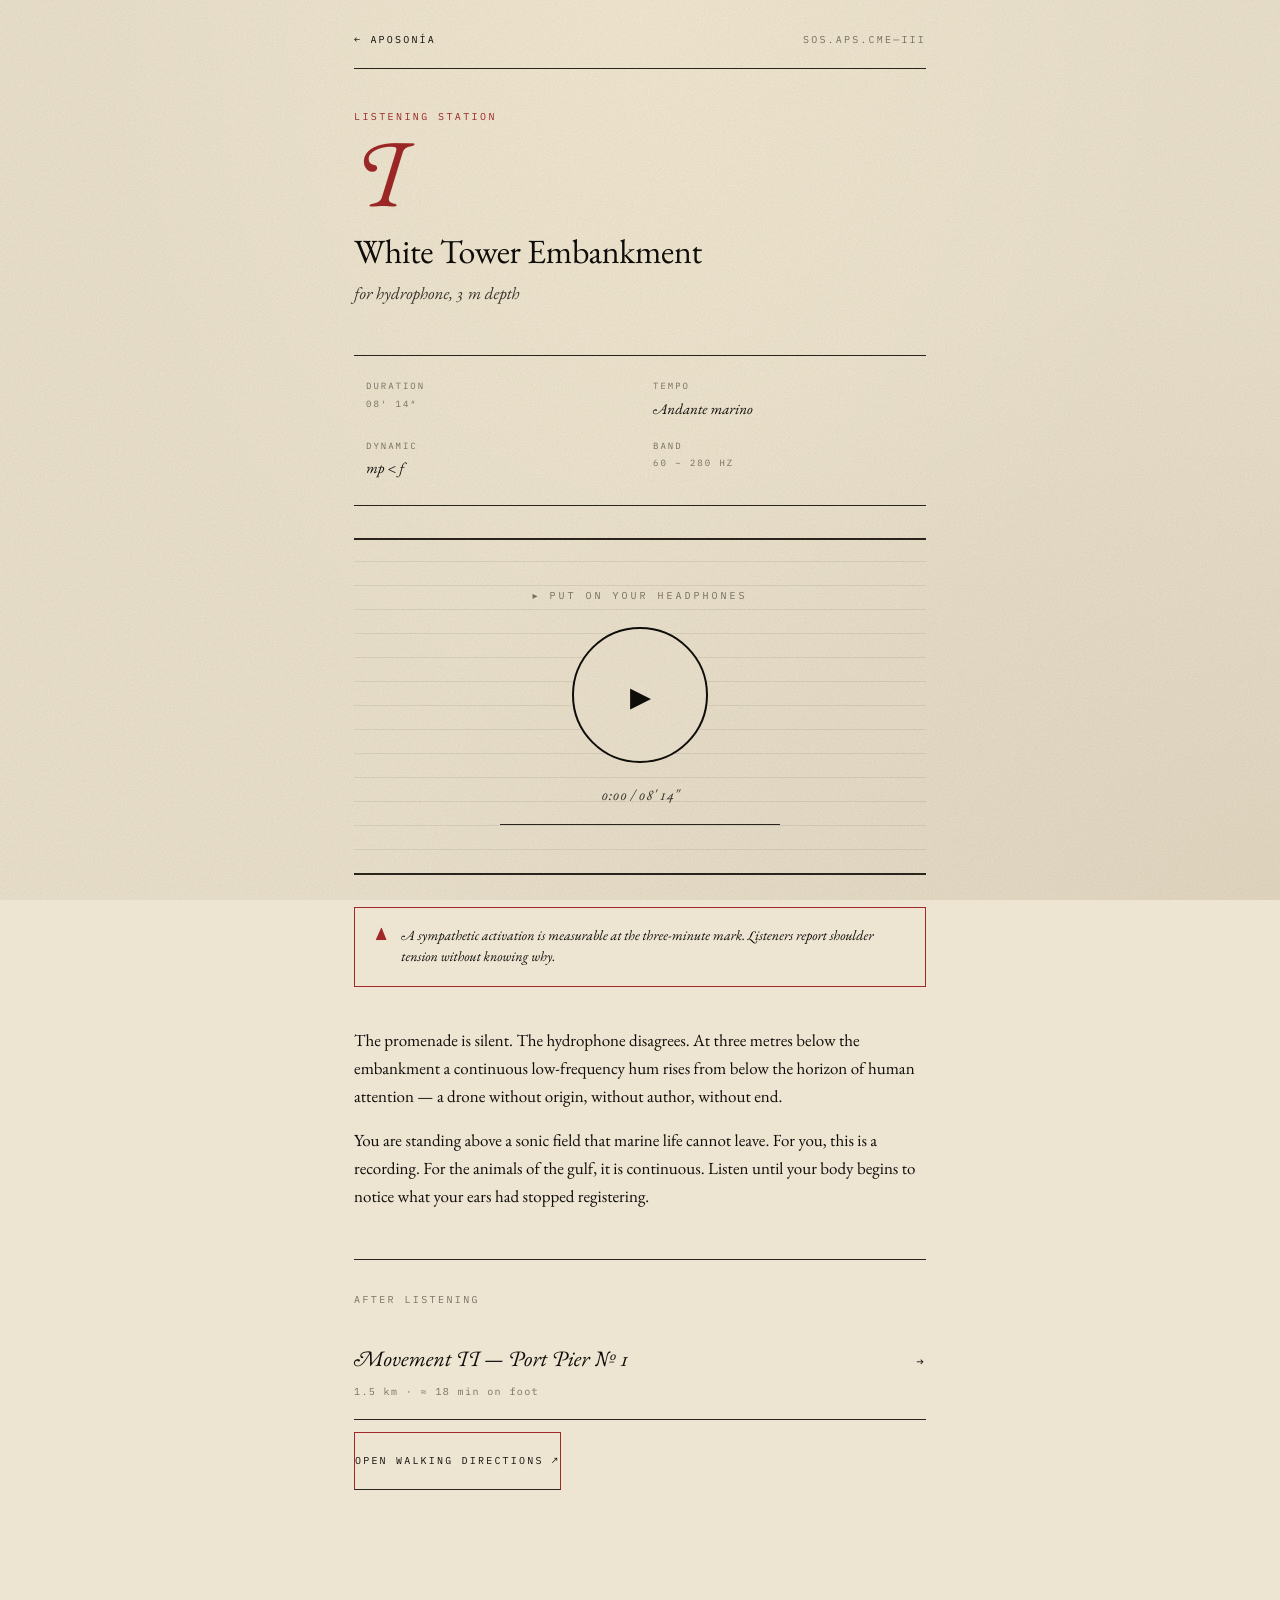
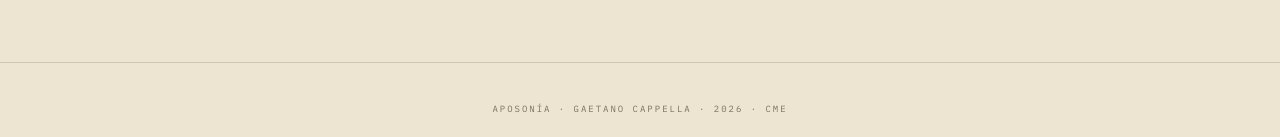
<file: station.html>
<!DOCTYPE html>
<html lang="en">
<head>
<meta charset="UTF-8" />
<meta name="viewport" content="width=device-width, initial-scale=1.0, maximum-scale=1" />
<title>APOSONÍA — Station</title>
<meta name="description" content="Aposonía listening station. Put on your headphones." />
<link rel="preconnect" href="https://fonts.googleapis.com" />
<link rel="preconnect" href="https://fonts.gstatic.com" crossorigin />
<link href="https://fonts.googleapis.com/css2?family=EB+Garamond:ital,wght@0,400;0,500;1,400&family=IBM+Plex+Mono:wght@300;400;500&display=swap" rel="stylesheet" />
<link rel="stylesheet" href="style.css" />
<style>
  /* ====== STATION PAGE — mobile-first, on-site listening ====== */
  body {
    min-height: 100vh;
    display: flex;
    flex-direction: column;
  }

  .station-page {
    flex: 1;
    max-width: 620px;
    width: 100%;
    margin: 0 auto;
    padding: 32px 24px 140px;
    position: relative;
  }

  /* Top bar */
  .station-bar {
    display: flex;
    justify-content: space-between;
    align-items: center;
    padding-bottom: 20px;
    border-bottom: 1px solid var(--rule);
    margin-bottom: 40px;
    font-family: var(--mono);
    font-size: 10px;
    letter-spacing: 0.22em;
    text-transform: uppercase;
    color: var(--ink-mute);
  }
  .station-bar a {
    color: var(--ink);
    text-decoration: none;
  }

  /* Masthead */
  .station-head {
    margin-bottom: 48px;
  }
  .station-head__opus {
    font-family: var(--mono);
    font-size: 10px;
    letter-spacing: 0.24em;
    text-transform: uppercase;
    color: var(--rubric);
    margin-bottom: 8px;
  }
  .station-head__mvt {
    font-family: var(--serif);
    font-style: italic;
    font-weight: 400;
    font-size: 96px;
    line-height: 0.85;
    color: var(--rubric);
    margin-bottom: 20px;
    letter-spacing: -0.02em;
  }
  .station-head__title {
    font-family: var(--serif);
    font-weight: 400;
    font-size: 34px;
    line-height: 1.1;
    letter-spacing: -0.01em;
    margin-bottom: 10px;
  }
  .station-head__instr {
    font-family: var(--serif);
    font-style: italic;
    font-size: 17px;
    color: var(--ink-soft);
  }

  /* Metrics row */
  .station-metrics {
    display: grid;
    grid-template-columns: 1fr 1fr;
    gap: 2px;
    margin: 32px 0;
    padding: 16px 0;
    border-top: 1px solid var(--rule);
    border-bottom: 1px solid var(--rule);
  }
  .station-metrics > div {
    padding: 8px 12px;
    font-family: var(--mono);
    font-size: 13px;
    color: var(--ink);
  }
  .station-metrics > div > span {
    display: block;
    font-size: 9px;
    letter-spacing: 0.22em;
    text-transform: uppercase;
    color: var(--ink-mute);
    margin-bottom: 4px;
  }
  .station-metrics em {
    font-family: var(--serif);
    font-style: italic;
    font-size: 15px;
  }

  /* Play section — big, touchable */
  .listen-now {
    text-align: center;
    padding: 48px 0;
    border-top: 2px solid var(--rule);
    border-bottom: 2px solid var(--rule);
    margin: 32px 0;
    background:
      repeating-linear-gradient(
        0deg,
        transparent 0 23px,
        var(--line-faint) 23px 24px
      );
  }
  .listen-now__cue {
    font-family: var(--mono);
    font-size: 10px;
    letter-spacing: 0.3em;
    text-transform: uppercase;
    color: var(--ink-mute);
    margin-bottom: 24px;
  }
  .play-btn {
    width: 136px;
    height: 136px;
    border-radius: 50%;
    background: var(--paper);
    border: 2px solid var(--ink);
    color: var(--ink);
    font-size: 42px;
    cursor: pointer;
    transition: all .3s ease;
    display: inline-flex;
    align-items: center;
    justify-content: center;
    position: relative;
    -webkit-tap-highlight-color: transparent;
  }
  .play-btn::before {
    content: '';
    position: absolute;
    inset: -10px;
    border-radius: 50%;
    border: 1px solid var(--rubric);
    opacity: 0;
    transform: scale(0.85);
    transition: all .4s ease;
  }
  .play-btn:hover,
  .play-btn:active {
    background: var(--ink);
    color: var(--paper);
  }
  .play-btn:hover::before,
  .play-btn:active::before {
    opacity: 0.6;
    transform: scale(1);
  }
  .play-btn.is-playing::before {
    opacity: 1;
    transform: scale(1);
    animation: ripple-in 2s linear infinite;
  }
  @keyframes ripple-in {
    0%   { transform: scale(0.85); opacity: 0.7; }
    100% { transform: scale(1.3);  opacity: 0;   }
  }

  .listen-now__dur {
    font-family: var(--serif);
    font-style: italic;
    font-size: 16px;
    color: var(--ink-soft);
    margin-top: 20px;
  }
  .listen-now__bar {
    max-width: 280px;
    height: 1px;
    background: var(--rule);
    margin: 16px auto 0;
    position: relative;
  }
  .listen-now__bar > div {
    position: absolute; inset: 0;
    width: 0;
    background: var(--rubric);
    transition: width .1s linear;
  }

  /* Text body */
  .station-text {
    margin: 40px 0;
  }
  .station-text p {
    font-size: 17px;
    line-height: 1.65;
    margin-bottom: 16px;
    color: var(--ink);
  }
  .station-text em {
    font-style: italic;
    color: var(--ink-soft);
  }

  /* Threshold warning box */
  .threshold {
    display: flex;
    gap: 14px;
    align-items: flex-start;
    padding: 18px 20px;
    border: 1px solid var(--rubric);
    margin: 32px 0;
    background: var(--paper);
  }
  .threshold__mark {
    color: var(--rubric);
    font-size: 18px;
    line-height: 1;
    flex-shrink: 0;
  }
  .threshold p {
    font-family: var(--serif);
    font-style: italic;
    font-size: 14px;
    line-height: 1.5;
    color: var(--ink);
    margin: 0;
  }

  /* Next station directions */
  .next-station {
    padding: 32px 0;
    border-top: 1px solid var(--rule);
    margin-top: 48px;
  }
  .next-station__cue {
    font-family: var(--mono);
    font-size: 10px;
    letter-spacing: 0.24em;
    text-transform: uppercase;
    color: var(--ink-mute);
    margin-bottom: 14px;
  }
  .next-station a {
    display: flex;
    justify-content: space-between;
    align-items: baseline;
    text-decoration: none;
    color: var(--ink);
    padding: 20px 0;
    border-bottom: 1px solid var(--rule);
  }
  .next-station__label {
    font-family: var(--serif);
    font-style: italic;
    font-size: 22px;
  }
  .next-station__arrow {
    font-family: var(--mono);
    font-size: 12px;
    letter-spacing: 0.2em;
  }
  .next-station__distance {
    font-family: var(--mono);
    font-size: 10px;
    letter-spacing: 0.14em;
    color: var(--ink-mute);
    margin-top: 8px;
    display: block;
  }
  .next-station__walk {
    display: block;
    margin-top: 12px;
    font-family: var(--mono);
    font-size: 10px;
    letter-spacing: 0.22em;
    text-transform: uppercase;
    color: var(--rubric);
    text-decoration: none;
    padding: 10px 14px;
    border: 1px solid var(--rubric);
    width: fit-content;
  }

  /* End state */
  .finis-station {
    text-align: center;
    padding: 40px 0;
    border-top: 1px solid var(--rule);
    margin-top: 40px;
  }
  .finis-station p {
    font-family: var(--serif);
    font-style: italic;
    font-size: 18px;
    color: var(--ink-soft);
    margin-bottom: 20px;
  }
  .finis-station a {
    font-family: var(--mono);
    font-size: 10px;
    letter-spacing: 0.24em;
    text-transform: uppercase;
    color: var(--ink);
    padding: 12px 18px;
    border: 1px solid var(--ink);
    text-decoration: none;
    display: inline-block;
  }
  .finis-station a:hover {
    background: var(--ink);
    color: var(--paper);
  }

  /* Footer mini */
  .station-foot {
    text-align: center;
    font-family: var(--mono);
    font-size: 9px;
    letter-spacing: 0.22em;
    text-transform: uppercase;
    color: var(--ink-mute);
    padding: 40px 24px 20px;
    border-top: 1px solid var(--line);
  }

  /* Make sure play button is always thumb-reachable */
  @media (max-width: 420px) {
    .station-head__mvt { font-size: 80px; }
    .station-head__title { font-size: 28px; }
    .play-btn { width: 116px; height: 116px; font-size: 36px; }
  }
</style>
</head>
<body>

<div class="paper" aria-hidden="true"></div>
<div class="deckle" aria-hidden="true"></div>

<main class="station-page">

  <nav class="station-bar">
    <a href="index.html">← aposonía</a>
    <span id="opus">SOS.APS.CME—III</span>
  </nav>

  <header class="station-head">
    <p class="station-head__opus">Listening station</p>
    <h1 class="station-head__mvt" id="mvtNum">I</h1>
    <h2 class="station-head__title" id="mvtTitle">—</h2>
    <p class="station-head__instr" id="mvtInstr">—</p>
  </header>

  <section class="station-metrics">
    <div><span>Duration</span><span id="mDur">—</span></div>
    <div><span>Tempo</span><em id="mTempo">—</em></div>
    <div><span>Dynamic</span><em id="mDyn">—</em></div>
    <div><span>Band</span><span id="mBand">—</span></div>
  </section>

  <section class="listen-now">
    <p class="listen-now__cue">▸ put on your headphones</p>
    <button class="play-btn" id="playBtn" aria-label="Play recording">▸</button>
    <p class="listen-now__dur"><span id="curTime">0:00</span> / <span id="duration" class="station-dur">—</span></p>
    <div class="listen-now__bar"><div id="progress"></div></div>
  </section>

  <section class="threshold" id="threshold" hidden>
    <span class="threshold__mark">▲</span>
    <p id="thresholdText">Threshold marker within this movement.</p>
  </section>

  <section class="station-text" id="stationText"></section>

  <section class="next-station" id="nextStation">
    <p class="next-station__cue">After listening</p>
    <a id="nextLink" href="#">
      <span>
        <span class="next-station__label" id="nextLabel">Next movement</span>
        <span class="next-station__distance" id="nextDist"></span>
      </span>
      <span class="next-station__arrow">→</span>
    </a>
    <a id="walkLink" class="next-station__walk" target="_blank" rel="noopener">open walking directions ↗</a>
  </section>

  <section class="finis-station" id="finisStation" hidden>
    <p>— end of composition —</p>
    <a href="index.html">return to the score</a>
  </section>

</main>

<footer class="station-foot">
  APOSONÍA · Gaetano Cappella · 2026 · CME
</footer>

<audio id="audio" preload="none"></audio>

<script>
/* ============================================================
   STATION PAGE — mobile-first on-site listening
   ============================================================ */

const MVTS = [
  { n: 1, name: "White Tower Embankment", instr: "for hydrophone, 3 m depth",
    dur: "08′ 14″", durSec: 494, tempo: "Andante marino", dyn: "mp < f", band: "60 – 280 Hz",
    coord: [40.6264, 22.9486],
    threshold: "A sympathetic activation is measurable at the three-minute mark. Listeners report shoulder tension without knowing why.",
    text: [
      "The promenade is silent. The hydrophone disagrees. At three metres below the embankment a continuous low-frequency hum rises from below the horizon of human attention — a drone without origin, without author, without end.",
      "You are standing above a sonic field that marine life cannot leave. For you, this is a recording. For the animals of the gulf, it is continuous. Listen until your body begins to notice what your ears had stopped registering."
    ],
    audio: ""
  },
  { n: 2, name: "Port Pier № 1", instr: "for hydrophone, hull contact",
    dur: "11′ 02″", durSec: 662, tempo: "Pesante", dyn: "f < ff < fff", band: "20 – 180 Hz",
    coord: [40.6358, 22.9361],
    threshold: "Sympathetic activation is immediate. If the sensation becomes distressing, remove the headphones.",
    text: [
      "Propellers. Hull resonance. The harmonics of commerce, written in low frequencies that travel through water for kilometres without losing force. No break. No silence. No release.",
      "Your body will try to identify a direction the sound is coming from. It cannot. Underwater, the sound is the water. This is the marine animal's condition."
    ],
    audio: ""
  },
  { n: 3, name: "Nea Paralia, beneath the umbrellas", instr: "for hydrophone and open water",
    dur: "07′ 48″", durSec: 468, tempo: "Rubato", dyn: "mp ↔ f", band: "80 – 3200 Hz",
    coord: [40.6201, 22.9531],
    threshold: null,
    text: [
      "Between the city and the sea a negotiation: wave motion, shore currents, the distant vibration of construction, two outboards. A counterpoint without resolution.",
      "This is the movement that teaches listening. The ear begins to learn the difference between wind and motor, between swell and hull."
    ],
    audio: ""
  },
  { n: 4, name: "Kalamaria coast", instr: "for hydrophone, sand–rock floor",
    dur: "09′ 28″", durSec: 568, tempo: "Respirato", dyn: "p < mp", band: "120 – 6000 Hz",
    coord: [40.5835, 22.9543],
    threshold: null,
    text: [
      "The anthropogenic pressure recedes. In its absence the biological begins to speak: crustacean clicks, fish vocalisations, the snap of shrimp, the unhurried geometry of the undisturbed.",
      "A parasympathetic response typically appears here. The body releases what it did not know it was holding."
    ],
    audio: ""
  },
  { n: 5, name: "Axios Delta — the reference", instr: "for hydrophone, wetland water",
    dur: "12′ 44″", durSec: 764, tempo: "Sospeso", dyn: "ppp — p", band: "200 – 9000 Hz",
    coord: [40.4860, 22.8430],
    threshold: null,
    text: [
      "The gulf, away from the gulf. The Axios Delta — Natura 2000, Ramsar — gives a reading of what the whole body of water might have sounded like before the hum.",
      "It is neither nostalgic nor utopian. It is simply, briefly, audible. What the water still holds, for whoever still knows how to hear it."
    ],
    audio: ""
  }
];

const roman = ['', 'I', 'II', 'III', 'IV', 'V'];

// Parse ?n= from URL
const params = new URLSearchParams(location.search);
const n = Math.max(1, Math.min(5, Number(params.get('n') || '1')));
const m = MVTS[n - 1];
const nextM = MVTS[n]; // undefined if last

// Populate
document.getElementById('mvtNum').textContent = roman[m.n];
document.getElementById('mvtTitle').textContent = m.name;
document.getElementById('mvtInstr').textContent = m.instr;
document.getElementById('mDur').textContent = m.dur;
document.getElementById('mTempo').textContent = m.tempo;
document.getElementById('mDyn').textContent = m.dyn;
document.getElementById('mBand').textContent = m.band;
document.getElementById('duration').textContent = m.dur;

// Body text
const textEl = document.getElementById('stationText');
m.text.forEach(p => {
  const pe = document.createElement('p');
  pe.textContent = p;
  textEl.appendChild(pe);
});

// Threshold box
if (m.threshold) {
  document.getElementById('threshold').hidden = false;
  document.getElementById('thresholdText').textContent = m.threshold;
}

// Next station or finis
if (nextM) {
  document.getElementById('nextLabel').textContent =
    `Movement ${roman[nextM.n]} — ${nextM.name}`;

  // Rough distance (haversine)
  const d = haversine(m.coord, nextM.coord);
  const dist = d < 1 ? `${Math.round(d * 1000)} m` : `${d.toFixed(1)} km`;
  const walkMin = Math.round(d * 12); // ~12 min/km walking
  document.getElementById('nextDist').textContent = `${dist} · ≈ ${walkMin} min on foot`;

  document.getElementById('nextLink').href = `station.html?n=${nextM.n}`;

  // Walking directions via Google Maps
  const walkUrl = `https://www.google.com/maps/dir/?api=1&origin=${m.coord[0]},${m.coord[1]}&destination=${nextM.coord[0]},${nextM.coord[1]}&travelmode=walking`;
  document.getElementById('walkLink').href = walkUrl;
} else {
  document.getElementById('nextStation').hidden = true;
  document.getElementById('finisStation').hidden = false;
}

// Title page
document.title = `APOSONÍA — Station ${roman[m.n]}: ${m.name}`;

function haversine(a, b) {
  const R = 6371;
  const toRad = v => v * Math.PI / 180;
  const dLat = toRad(b[0] - a[0]);
  const dLon = toRad(b[1] - a[1]);
  const lat1 = toRad(a[0]), lat2 = toRad(b[0]);
  const h = Math.sin(dLat/2)**2 + Math.cos(lat1) * Math.cos(lat2) * Math.sin(dLon/2)**2;
  return 2 * R * Math.asin(Math.sqrt(h));
}

/* ====== Audio (with demo fallback) ====== */
const audio = document.getElementById('audio');
const playBtn = document.getElementById('playBtn');
const progress = document.getElementById('progress');
const curTime = document.getElementById('curTime');

let demoPlaying = false;
let demoTimer = null;
let demoProg = 0;

if (m.audio) {
  audio.src = m.audio;
}

playBtn.addEventListener('click', () => {
  if (audio.src) {
    if (audio.paused) {
      audio.play();
      playBtn.textContent = '❚❚';
      playBtn.classList.add('is-playing');
    } else {
      audio.pause();
      playBtn.textContent = '▸';
      playBtn.classList.remove('is-playing');
    }
  } else {
    // demo mode
    demoPlaying = !demoPlaying;
    if (demoPlaying) {
      playBtn.textContent = '❚❚';
      playBtn.classList.add('is-playing');
      demoTimer = setInterval(() => {
        demoProg += 1;
        const pct = Math.min(100, (demoProg / m.durSec) * 100);
        progress.style.width = pct + '%';
        const mm = Math.floor(demoProg / 60);
        const ss = (demoProg % 60).toString().padStart(2, '0');
        curTime.textContent = `${mm}:${ss}`;
        if (demoProg >= m.durSec) {
          clearInterval(demoTimer);
          demoPlaying = false;
          playBtn.textContent = '▸';
          playBtn.classList.remove('is-playing');
        }
      }, 1000);
    } else {
      playBtn.textContent = '▸';
      playBtn.classList.remove('is-playing');
      clearInterval(demoTimer);
    }
  }
});

audio.addEventListener('timeupdate', () => {
  if (audio.duration) {
    progress.style.width = (audio.currentTime / audio.duration * 100) + '%';
    const mm = Math.floor(audio.currentTime / 60);
    const ss = Math.floor(audio.currentTime % 60).toString().padStart(2, '0');
    curTime.textContent = `${mm}:${ss}`;
  }
});

audio.addEventListener('ended', () => {
  playBtn.textContent = '▸';
  playBtn.classList.remove('is-playing');
});
</script>

</body>
</html>
</file>
<file: style.css>
/* ============================================================
   APOSONÍA — a graphic score, after Cage
   typesetting rules for a digital paper document
   ============================================================ */

:root {
  --paper:        #ede4d1;   /* warm off-white, slightly yellowed */
  --paper-deep:   #e5dbc4;
  --ink:          #0f0d0a;   /* not black — ink, cold charcoal */
  --ink-soft:     #3a352c;
  --ink-mute:     #7a7264;
  --ink-faint:    #a49a88;
  --rule:         #2a251d;
  --rubric:       #a02828;   /* printer's red — annotation only */
  --line:         rgba(15, 13, 10, 0.14);
  --line-faint:   rgba(15, 13, 10, 0.08);

  --serif: 'EB Garamond', 'Times New Roman', serif;
  --mono:  'IBM Plex Mono', ui-monospace, monospace;

  --gutter: clamp(24px, 6vw, 80px);
  --max:    920px;      /* page width, not viewport — it's a document */
  --max-wide: 1080px;
}

* { margin: 0; padding: 0; box-sizing: border-box; }

html { scroll-behavior: smooth; }

body {
  background: var(--paper);
  color: var(--ink);
  font-family: var(--serif);
  font-size: 19px;
  line-height: 1.55;
  font-feature-settings: "liga", "kern", "onum", "swsh";
  -webkit-font-smoothing: antialiased;
  text-rendering: geometricPrecision;
}

::selection { background: var(--ink); color: var(--paper); }

/* --- PAPER + DECKLE (fixed layers) --- */
.paper {
  position: fixed; inset: 0;
  pointer-events: none; z-index: -2;
  background:
    radial-gradient(ellipse at top, rgba(255,245,220,0.4), transparent 60%),
    radial-gradient(ellipse at bottom right, rgba(120,90,50,0.07), transparent 50%),
    var(--paper);
}
.deckle {
  position: fixed; inset: 0;
  pointer-events: none; z-index: 9999;
  opacity: .35; mix-blend-mode: multiply;
  background-image: url("data:image/svg+xml;utf8,<svg xmlns='http://www.w3.org/2000/svg' width='300' height='300'><filter id='n'><feTurbulence type='fractalNoise' baseFrequency='0.75' numOctaves='3' stitchTiles='stitch'/><feColorMatrix values='0 0 0 0 0.4  0 0 0 0 0.34  0 0 0 0 0.24  0 0 0 0.6 0'/></filter><rect width='300' height='300' filter='url(%23n)'/></svg>");
}

/* --- GENERIC PAGE CONTAINER --- */
.front, .instructions, .field, .score, .colophon {
  max-width: var(--max);
  margin: 0 auto;
  padding: 0 var(--gutter);
}
.field { max-width: var(--max-wide); }

.mvt {
  max-width: var(--max);
  margin: 0 auto;
  padding: 0 var(--gutter);
}

/* ============================================================
   FRONTISPIECE
   ============================================================ */
.front {
  min-height: 100vh;
  display: grid;
  grid-template-rows: auto 1fr auto;
  padding-top: 48px;
  padding-bottom: 48px;
  position: relative;
}
.front::before,
.front::after {
  content: '';
  position: absolute;
  left: var(--gutter); right: var(--gutter);
  height: 1px;
  background: var(--rule);
}
.front::before { top: 38px; box-shadow: 0 3px 0 var(--rule); }
.front::after  { bottom: 38px; box-shadow: 0 -3px 0 var(--rule); }

.front__top {
  display: flex; justify-content: space-between;
  font-family: var(--mono);
  font-size: 11px;
  letter-spacing: 0.16em;
  text-transform: uppercase;
  color: var(--ink-soft);
  padding-top: 32px;
}
.front__stamp { display: flex; gap: 18px; }
.front__stamp > span { position: relative; }
.front__stamp > span + span::before {
  content: '·';
  position: absolute; left: -12px;
}

.front__center {
  align-self: center;
  text-align: center;
  padding: 60px 0;
}

.front__genre {
  font-family: var(--mono);
  font-size: 11px;
  letter-spacing: 0.3em;
  text-transform: uppercase;
  color: var(--ink-mute);
  margin-bottom: 44px;
}

.front__title {
  font-family: var(--serif);
  font-weight: 400;
  font-size: clamp(80px, 18vw, 240px);
  line-height: 0.85;
  letter-spacing: -0.04em;
  margin-bottom: 36px;
  /* slight ink imperfection */
  text-shadow: 0.5px 0.5px 0 rgba(15, 13, 10, 0.04);
}

.front__sub {
  font-family: var(--serif);
  font-style: italic;
  font-size: clamp(18px, 2.2vw, 24px);
  line-height: 1.4;
  color: var(--ink-soft);
  margin-bottom: 80px;
  letter-spacing: 0.005em;
}

.front__meta {
  display: inline-grid;
  grid-template-columns: auto 1fr;
  gap: 6px 28px;
  text-align: left;
  font-family: var(--mono);
  font-size: 11px;
  letter-spacing: 0.14em;
  text-transform: uppercase;
  color: var(--ink-soft);
  padding-top: 28px;
  border-top: 1px solid var(--rule);
  max-width: 520px;
  margin: 0 auto;
}
.front__meta > div {
  display: contents;
}
.front__meta > div > span {
  color: var(--ink-mute);
  padding-right: 24px;
  text-align: right;
}
.front__meta > div {
  display: grid;
  grid-template-columns: subgrid;
  grid-column: span 2;
}

.front__bottom {
  display: flex;
  justify-content: space-between;
  align-items: flex-end;
  padding-bottom: 32px;
}
.front__epigraph {
  font-family: var(--serif);
  font-style: italic;
  font-size: 17px;
  line-height: 1.55;
  color: var(--ink-soft);
  max-width: 40ch;
}
.front__epigraph em {
  color: var(--ink);
  font-style: italic;
}
.front__cue {
  font-family: var(--mono);
  font-size: 10px;
  letter-spacing: 0.22em;
  text-transform: uppercase;
  color: var(--ink-mute);
  animation: drift 2.8s ease-in-out infinite;
}
@keyframes drift {
  0%, 100% { transform: translateY(0); opacity: 1; }
  50% { transform: translateY(4px); opacity: .5; }
}

/* ============================================================
   SECTION HEAD (shared)
   ============================================================ */
.sect-head {
  padding: 140px 0 56px;
  border-top: 1px solid var(--rule);
  display: grid;
  grid-template-columns: 80px 1fr;
  column-gap: 32px;
  row-gap: 12px;
  margin-top: 40px;
}
.sect-num {
  font-family: var(--mono);
  font-size: 13px;
  letter-spacing: 0.2em;
  text-transform: uppercase;
  color: var(--rubric);
  padding-top: 14px;
  font-weight: 400;
}
.sect-head h2 {
  font-family: var(--serif);
  font-style: italic;
  font-weight: 400;
  font-size: clamp(38px, 5.5vw, 68px);
  line-height: 1;
  letter-spacing: -0.015em;
  color: var(--ink);
}
.sect-desc {
  grid-column: 2;
  font-family: var(--serif);
  font-size: 17px;
  font-style: italic;
  color: var(--ink-soft);
  max-width: 60ch;
  line-height: 1.55;
}

/* ============================================================
   INSTRUCTIONS (§ 0)
   ============================================================ */
.notes {
  list-style: none;
  max-width: 68ch;
  margin-bottom: 80px;
  counter-reset: none;
}
.notes li {
  display: grid;
  grid-template-columns: 60px 1fr;
  gap: 24px;
  padding: 20px 0;
  border-bottom: 1px solid var(--line);
}
.notes li:last-child { border-bottom: none; }
.notes__n {
  font-family: var(--serif);
  font-style: italic;
  font-size: 22px;
  color: var(--ink-soft);
  padding-top: 2px;
}
.notes p {
  font-size: 18px;
  line-height: 1.6;
  color: var(--ink);
}
.notes em {
  font-style: italic;
  color: var(--ink);
}

.dynamics {
  display: flex;
  align-items: center;
  gap: 20px;
  padding: 28px 0;
  border-top: 1px double var(--rule);
  border-bottom: 1px double var(--rule);
  margin-bottom: 80px;
}
.dyn {
  font-family: var(--serif);
  font-style: italic;
  font-weight: 500;
  font-size: 24px;
  color: var(--ink);
  letter-spacing: 0.02em;
}
.dyn-key {
  font-family: var(--mono);
  font-size: 10px;
  letter-spacing: 0.2em;
  text-transform: uppercase;
  color: var(--ink-mute);
  margin-left: auto;
}

.redline {
  color: var(--rubric);
  font-size: 0.85em;
  margin-right: 2px;
}

/* ============================================================
   THE FIELD — Plate I (Cage star-chart)
   ============================================================ */
.plate {
  margin: 0;
  padding-bottom: 100px;
  position: relative;
}
.plate__cap {
  font-family: var(--serif);
  font-style: italic;
  font-size: 14px;
  color: var(--ink-mute);
  text-align: center;
  margin-bottom: 24px;
}
#fieldchart {
  display: block;
  width: 100%;
  height: auto;
  aspect-ratio: 1000 / 560;
  background: transparent;
  border: 1px solid var(--rule);
  border-width: 1px 0;
}
.plate__axes {
  display: flex;
  justify-content: space-between;
  padding: 16px 0 0;
  font-family: var(--mono);
  font-size: 10px;
  letter-spacing: 0.18em;
  text-transform: uppercase;
  color: var(--ink-mute);
}

/* ============================================================
   PLATE II — THE SITE MAP (Leaflet restyled as nautical chart)
   ============================================================ */
.plate--site {
  padding-bottom: 60px;
}

.sitewrap {
  position: relative;
  background: var(--paper-deep);
  border: 1px solid var(--rule);
  border-width: 1px 0;
  height: 600px;
  overflow: hidden;
}

#sitemap {
  position: absolute;
  inset: 0;
  width: 100%;
  height: 100%;
  background: var(--paper-deep);
}

#sitemap .leaflet-tile-pane {
  /* Softer filter so map stays visible while keeping nautical tone */
  filter:
    sepia(0.5)
    hue-rotate(-10deg)
    saturate(0.7)
    contrast(1.15)
    brightness(0.96);
  mix-blend-mode: multiply;
  opacity: 0.85;
}

/* Chart corners (nautical chart crosshairs) */
.corner {
  position: absolute;
  width: 18px; height: 18px;
  border: 1.5px solid var(--ink);
  z-index: 500;
  pointer-events: none;
}
.corner.tl { top: 10px; left: 10px; border-right: 0; border-bottom: 0; }
.corner.tr { top: 10px; right: 10px; border-left: 0; border-bottom: 0; }
.corner.bl { bottom: 10px; left: 10px; border-right: 0; border-top: 0; }
.corner.br { bottom: 10px; right: 10px; border-left: 0; border-top: 0; }

/* Compass rose */
.compass {
  position: absolute;
  top: 28px; right: 28px;
  width: 60px; height: 60px;
  color: var(--ink);
  z-index: 600;
  pointer-events: none;
  opacity: 0.85;
  background: var(--paper);
  border-radius: 50%;
  box-shadow: 0 0 0 1px var(--ink);
}

/* Scale bar */
.scalebar {
  position: absolute;
  bottom: 28px; left: 28px;
  z-index: 600;
  background: var(--paper);
  padding: 6px 10px;
  border: 1px solid var(--ink);
  pointer-events: none;
}
.scalebar__line {
  width: 80px;
  height: 6px;
  background:
    linear-gradient(to right, var(--ink) 50%, transparent 50%),
    var(--paper);
  border: 1px solid var(--ink);
  margin-bottom: 3px;
}
.scalebar__labels {
  display: flex;
  justify-content: space-between;
  font-family: var(--mono);
  font-size: 9px;
  letter-spacing: 0.1em;
  color: var(--ink);
}

/* Leaflet tile rendering — aggressive restyle */
.leaflet-container {
  background: var(--paper-deep) !important;
  font-family: var(--mono) !important;
  outline: none;
}
.leaflet-tile {
  /* Tile filter is applied at pane level for consistency */
}
.leaflet-container a.leaflet-popup-close-button { color: var(--ink) !important; }
.leaflet-control-attribution {
  background: rgba(237, 228, 209, 0.85) !important;
  color: var(--ink-mute) !important;
  font-family: var(--mono) !important;
  font-size: 9px !important;
  letter-spacing: 0.08em;
  padding: 2px 8px !important;
  border: 1px solid var(--rule);
  border-right: 0; border-bottom: 0;
}
.leaflet-control-attribution a { color: var(--ink-soft) !important; text-decoration: underline; }
.leaflet-control-zoom {
  border: 1px solid var(--ink) !important;
  box-shadow: none !important;
  margin: 28px !important;
}
.leaflet-control-zoom a {
  background: var(--paper) !important;
  color: var(--ink) !important;
  border: none !important;
  border-bottom: 1px solid var(--ink) !important;
  font-family: var(--serif) !important;
  font-size: 18px !important;
  line-height: 28px !important;
  width: 28px !important; height: 28px !important;
}
.leaflet-control-zoom a:last-child { border-bottom: none !important; }
.leaflet-control-zoom a:hover {
  background: var(--ink) !important;
  color: var(--paper) !important;
}

/* Custom station markers — notation on a chart */
.station-mark {
  width: 34px; height: 34px;
  border-radius: 50%;
  background: var(--paper);
  border: 1.5px solid var(--ink);
  display: flex;
  align-items: center;
  justify-content: center;
  font-family: var(--serif);
  font-style: italic;
  font-size: 15px;
  color: var(--ink);
  font-weight: 500;
  cursor: pointer;
  transition: all .3s ease;
  position: relative;
}
.station-mark::before {
  content: '';
  position: absolute;
  inset: -6px;
  border: 1px solid var(--rubric);
  border-radius: 50%;
  opacity: 0;
  transform: scale(0.7);
  transition: all .3s ease;
}
.station-mark:hover {
  background: var(--ink);
  color: var(--paper);
}
.station-mark:hover::before {
  opacity: 1;
  transform: scale(1);
}

/* Leaflet popup as a hand-annotated label */
.leaflet-popup-content-wrapper {
  background: var(--paper) !important;
  color: var(--ink) !important;
  border: 1px solid var(--ink) !important;
  border-radius: 0 !important;
  box-shadow: 3px 3px 0 rgba(15, 13, 10, 0.12) !important;
  padding: 0 !important;
}
.leaflet-popup-content {
  margin: 14px 18px !important;
  font-family: var(--serif) !important;
  font-size: 14px !important;
  line-height: 1.4 !important;
  color: var(--ink) !important;
}
.leaflet-popup-content .pop-n {
  display: block;
  font-family: var(--mono);
  font-size: 10px;
  letter-spacing: 0.2em;
  text-transform: uppercase;
  color: var(--rubric);
  margin-bottom: 4px;
}
.leaflet-popup-content .pop-t {
  font-family: var(--serif);
  font-style: italic;
  font-size: 16px;
  margin-bottom: 8px;
  display: block;
}
.leaflet-popup-content .pop-go {
  display: inline-block;
  margin-top: 6px;
  font-family: var(--mono);
  font-size: 10px;
  letter-spacing: 0.18em;
  text-transform: uppercase;
  color: var(--ink);
  border-bottom: 1px solid var(--ink);
  padding-bottom: 2px;
}
.leaflet-popup-tip {
  background: var(--paper) !important;
  border: 1px solid var(--ink) !important;
}

/* Station index table (below map) */
.station-table {
  padding-top: 40px;
}
.station-table h3 {
  font-family: var(--serif);
  font-style: italic;
  font-weight: 400;
  font-size: 24px;
  margin-bottom: 20px;
  padding-bottom: 12px;
  border-bottom: 1px solid var(--rule);
}
.station-table ol {
  list-style: none;
}
.station-table li {
  display: grid;
  grid-template-columns: 48px 1fr auto;
  gap: 24px;
  align-items: center;
  padding: 18px 0;
  border-bottom: 1px solid var(--line);
}
.station-table li:last-child { border-bottom: none; }
.st__n {
  font-family: var(--serif);
  font-style: italic;
  font-size: 26px;
  color: var(--rubric);
}
.st__body h4 {
  font-family: var(--serif);
  font-weight: 400;
  font-size: 19px;
  margin-bottom: 4px;
}
.st__coord {
  font-family: var(--mono);
  font-size: 11px;
  letter-spacing: 0.08em;
  color: var(--ink-mute);
}
.st__go {
  font-family: var(--mono);
  font-size: 10px;
  letter-spacing: 0.2em;
  text-transform: uppercase;
  color: var(--ink);
  padding: 10px 14px;
  border: 1px solid var(--rule);
  text-decoration: none;
  transition: all .3s ease;
}
.st__go:hover {
  background: var(--ink);
  color: var(--paper);
  border-color: var(--ink);
}
.station-table__note {
  font-family: var(--serif);
  font-style: italic;
  font-size: 15px;
  color: var(--ink-soft);
  padding-top: 24px;
  max-width: 58ch;
}

/* ============================================================
   SCORE — five movements
   ============================================================ */
.score {
  padding-bottom: 120px;
}

.mvt {
  padding-top: 100px;
  padding-bottom: 100px;
  border-top: 1px solid var(--rule);
  position: relative;
}
.mvt:first-child { border-top-width: 3px; }

/* Marginal roman numeral, classical edition style */
.mvt::before {
  content: '';
  position: absolute;
  left: calc(var(--gutter) / 2);
  top: 100px;
  width: 1px; height: 60px;
  background: var(--rubric);
  opacity: .6;
}

.mvt__head {
  display: grid;
  grid-template-columns: 80px 1fr;
  gap: 32px 40px;
  margin-bottom: 56px;
  align-items: start;
}

.mvt__num {
  font-family: var(--serif);
  font-weight: 400;
  font-style: italic;
  font-size: 84px;
  line-height: 1;
  color: var(--rubric);
  padding-top: 4px;
  letter-spacing: -0.02em;
}

.mvt__title-block {
  padding-top: 14px;
}
.mvt__title {
  font-family: var(--serif);
  font-weight: 400;
  font-size: clamp(28px, 4vw, 44px);
  line-height: 1.05;
  letter-spacing: -0.01em;
  margin-bottom: 8px;
}
.mvt__instr {
  font-family: var(--serif);
  font-style: italic;
  font-size: 17px;
  color: var(--ink-soft);
}

.mvt__metrics {
  grid-column: 1 / -1;
  display: grid;
  grid-template-columns: repeat(4, 1fr);
  gap: 0;
  border-top: 1px solid var(--rule);
  border-bottom: 1px solid var(--rule);
  padding: 16px 0;
  margin-top: 12px;
}
.mvt__metrics > div {
  padding: 0 18px;
  border-right: 1px solid var(--line);
  font-family: var(--mono);
  font-size: 12px;
  color: var(--ink);
  letter-spacing: 0.05em;
}
.mvt__metrics > div:first-child { padding-left: 0; }
.mvt__metrics > div:last-child { border-right: none; padding-right: 0; }
.mvt__metrics > div > span {
  display: block;
  font-size: 9px;
  letter-spacing: 0.22em;
  text-transform: uppercase;
  color: var(--ink-mute);
  margin-bottom: 4px;
}
.mvt__metrics em {
  font-family: var(--serif);
  font-style: italic;
  font-size: 15px;
  color: var(--ink);
}

.mvt__body {
  display: grid;
  gap: 36px;
}

.mvt__opening {
  font-size: 21px;
  line-height: 1.65;
  color: var(--ink);
  max-width: 62ch;
  letter-spacing: 0.003em;
}
.drop {
  float: left;
  font-family: var(--serif);
  font-size: 68px;
  line-height: 0.85;
  margin: 6px 10px -4px 0;
  color: var(--ink);
  font-weight: 400;
}

.mvt__annotation {
  display: grid;
  grid-template-columns: repeat(2, 1fr);
  gap: 2px 48px;
  padding: 20px 0;
  border-top: 1px dashed var(--rule);
  border-bottom: 1px dashed var(--rule);
}
.ann {
  display: grid;
  grid-template-columns: 100px 1fr;
  gap: 16px;
  padding: 6px 0;
  font-family: var(--mono);
  font-size: 11px;
  letter-spacing: 0.08em;
  color: var(--ink);
}
.ann__k {
  font-size: 9px;
  letter-spacing: 0.22em;
  text-transform: uppercase;
  color: var(--ink-mute);
  padding-top: 2px;
}
.ann__v { color: var(--ink); }

/* Notation bar — generated svg */
.notation {
  height: 120px;
  border: 1px solid var(--rule);
  border-width: 1px 0;
  padding: 0;
  background:
    repeating-linear-gradient(
      to bottom,
      transparent 0 23px,
      var(--line) 23px 24px
    );
}
.notation svg { display: block; width: 100%; height: 100%; }

.mvt__note {
  font-family: var(--serif);
  font-style: italic;
  font-size: 16px;
  color: var(--ink-soft);
  max-width: 58ch;
  padding-left: 28px;
  border-left: 2px solid var(--rubric);
}

/* Perform cue (the only "button" in the document) */
.cue {
  justify-self: start;
  display: inline-flex;
  align-items: baseline;
  gap: 18px;
  padding: 18px 28px;
  background: transparent;
  border: 1px solid var(--rule);
  border-radius: 0;
  color: var(--ink);
  cursor: pointer;
  font-family: var(--mono);
  font-size: 11px;
  letter-spacing: 0.22em;
  text-transform: uppercase;
  transition: all .3s ease;
  position: relative;
}
.cue::before {
  content: '';
  position: absolute;
  inset: 3px;
  border: 1px solid var(--rule);
  opacity: 0;
  transition: opacity .3s ease;
}
.cue:hover {
  background: var(--ink);
  color: var(--paper);
  border-color: var(--ink);
}
.cue:hover::before { opacity: 0.6; border-color: var(--paper); }
.cue__icon {
  color: var(--rubric);
  font-size: 14px;
  transition: color .3s ease;
}
.cue:hover .cue__icon { color: var(--paper); }
.cue__time {
  font-style: italic;
  font-family: var(--serif);
  font-size: 13px;
  letter-spacing: 0;
  text-transform: none;
  color: var(--ink-mute);
}
.cue:hover .cue__time { color: var(--paper); opacity: .7; }

.cue.is-playing .cue__icon::before {
  content: '❚❚';
  font-size: 10px;
}
.cue.is-playing .cue__icon {
  font-size: 0;
}

/* ============================================================
   COLOPHON
   ============================================================ */
.colophon {
  padding-top: 120px;
  padding-bottom: 80px;
  max-width: var(--max-wide);
}
.colophon__rule {
  height: 7px;
  border-top: 1px solid var(--rule);
  border-bottom: 1px solid var(--rule);
  margin-bottom: 60px;
  background: repeating-linear-gradient(
    to right,
    transparent 0 3px,
    var(--rule) 3px 4px
  );
  background-size: 6px 1px;
  background-position: center;
  background-repeat: repeat-x;
}
.colophon__grid {
  display: grid;
  grid-template-columns: repeat(3, 1fr);
  gap: 48px 64px;
  margin-bottom: 80px;
}
.colophon h4 {
  font-family: var(--mono);
  font-size: 10px;
  font-weight: 400;
  letter-spacing: 0.22em;
  text-transform: uppercase;
  color: var(--ink-mute);
  margin-bottom: 12px;
}
.colophon p {
  font-family: var(--serif);
  font-size: 15px;
  line-height: 1.55;
  color: var(--ink);
}
.colophon__finis {
  text-align: center;
  font-family: var(--serif);
  font-style: italic;
  font-size: 14px;
  color: var(--ink-mute);
  padding-top: 40px;
  border-top: 1px solid var(--line);
  letter-spacing: 0.1em;
}

/* ============================================================
   TRANSPORT (sticky audio strip)
   ============================================================ */
.transport {
  position: fixed;
  bottom: 0; left: 0; right: 0;
  z-index: 100;
  background: var(--ink);
  color: var(--paper);
  display: flex;
  align-items: center;
  gap: 24px;
  padding: 14px 28px;
  font-family: var(--mono);
  font-size: 11px;
  letter-spacing: 0.12em;
  transform: translateY(100%);
  transition: transform .5s cubic-bezier(.22,.61,.36,1);
}
.transport:not([hidden]) { display: flex; }
.transport.is-active { transform: translateY(0); }

.transport__left {
  display: flex; flex-direction: column; gap: 3px;
  min-width: 220px;
}
.transport__idx {
  font-size: 9px;
  letter-spacing: 0.22em;
  text-transform: uppercase;
  color: var(--ink-faint);
}
.transport__name {
  font-family: var(--serif);
  font-style: italic;
  font-size: 16px;
  color: var(--paper);
  letter-spacing: 0;
}

.transport__play {
  width: 36px; height: 36px;
  border-radius: 50%;
  background: var(--paper);
  color: var(--ink);
  border: none;
  cursor: pointer;
  font-size: 13px;
  display: flex; align-items: center; justify-content: center;
  transition: transform .2s ease;
}
.transport__play:hover { transform: scale(1.08); }

.transport__bar {
  flex: 1;
  height: 1px;
  background: rgba(237, 228, 209, 0.2);
  position: relative;
}
#tprog {
  position: absolute; inset: 0;
  width: 0%;
  background: var(--paper);
  transition: width .1s linear;
}
.transport__time {
  font-family: var(--serif);
  font-style: italic;
  font-size: 13px;
  letter-spacing: 0;
  color: var(--ink-faint);
  min-width: 90px;
  text-align: right;
}
.transport__close {
  background: transparent;
  color: var(--ink-faint);
  border: none;
  cursor: pointer;
  font-size: 12px;
  padding: 8px;
  transition: color .2s ease;
}
.transport__close:hover { color: var(--paper); }

/* ============================================================
   RESPONSIVE
   ============================================================ */
@media (max-width: 720px) {
  :root { --gutter: 24px; }
  body { font-size: 17px; }
  .front { min-height: 90vh; }
  .front__title { font-size: clamp(60px, 22vw, 140px); }
  .front__meta { grid-template-columns: 1fr; font-size: 10px; }
  .front__meta > div > span { text-align: left; padding-right: 0; }
  .front__bottom { flex-direction: column; gap: 40px; align-items: flex-start; }
  .sect-head { grid-template-columns: 1fr; padding: 80px 0 40px; }
  .mvt__head { grid-template-columns: 1fr; }
  .mvt__num { font-size: 56px; }
  .mvt__metrics { grid-template-columns: 1fr 1fr; padding: 12px 0; }
  .mvt__metrics > div:nth-child(2) { border-right: none; }
  .mvt__metrics > div:nth-child(3),
  .mvt__metrics > div:nth-child(4) { padding-top: 10px; margin-top: 10px; border-top: 1px solid var(--line); }
  .mvt__metrics > div:nth-child(3) { padding-left: 0; }
  .mvt__annotation { grid-template-columns: 1fr; }
  .colophon__grid { grid-template-columns: 1fr 1fr; gap: 32px; }
  .transport { padding: 10px 16px; gap: 14px; flex-wrap: wrap; }
  .transport__left { min-width: 0; flex: 1; }
  .transport__bar { order: 10; flex-basis: 100%; }
}
</file>
